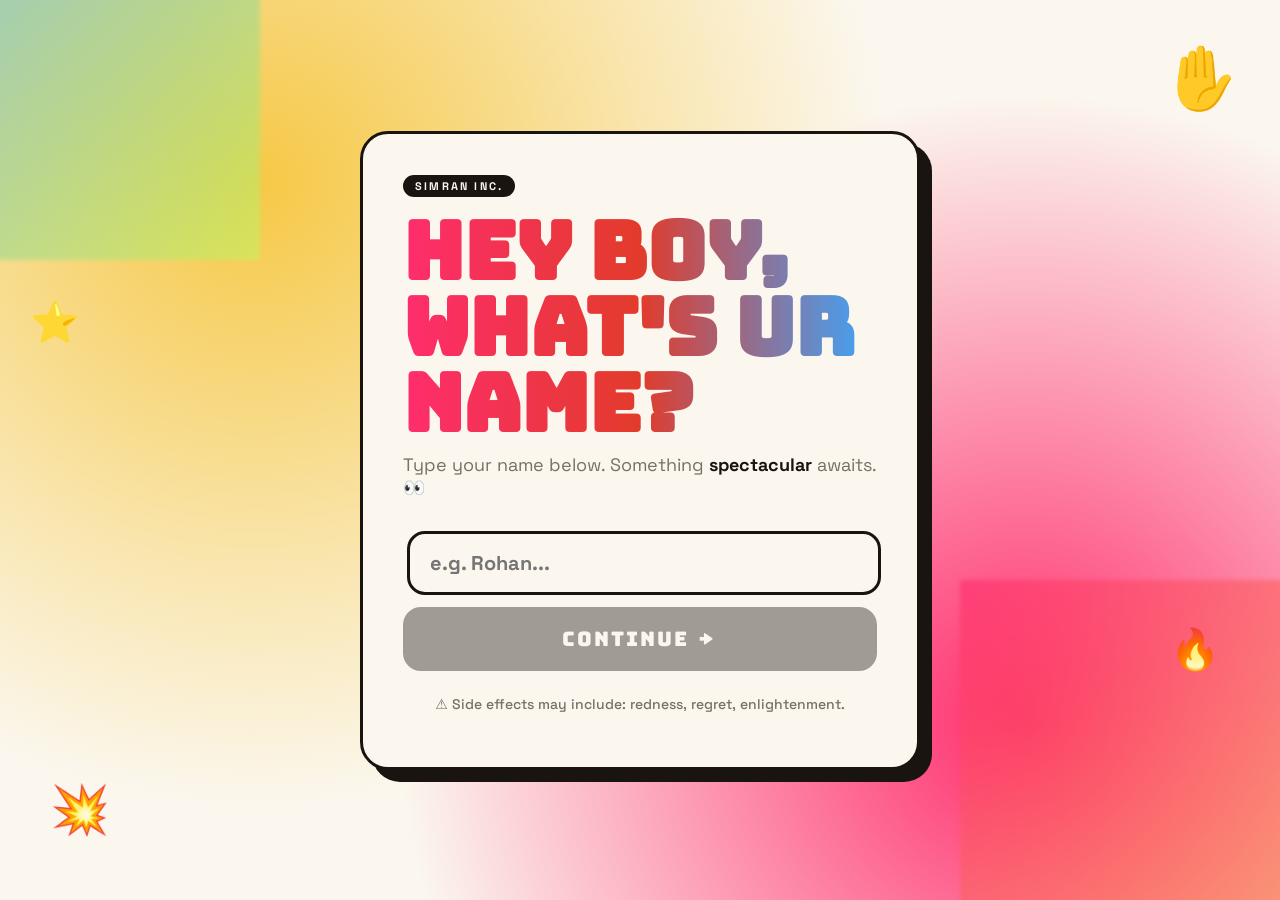
<file: docs/index.html>
<!doctype html>
<html lang="en">
<head>
<meta charset="utf-8" />
<meta name="viewport" content="width=device-width, initial-scale=1" />
<title>Slap From Simran 💥</title>
<meta name="description" content="Enter your name and receive a legendary slap from Simran." />
<meta property="og:title" content="Slap From Simran 💥" />
<meta property="og:description" content="Enter your name and receive a legendary slap from Simran." />
<meta property="og:type" content="website" />
<meta name="twitter:card" content="summary" />
<link rel="icon" href="data:image/svg+xml,%3Csvg xmlns='http://www.w3.org/2000/svg' viewBox='0 0 100 100'%3E%3Ctext y='.9em' font-size='90'%3E✋%3C/text%3E%3C/svg%3E" />
<link rel="preconnect" href="https://fonts.googleapis.com">
<link rel="preconnect" href="https://fonts.gstatic.com" crossorigin>
<link rel="stylesheet" href="https://fonts.googleapis.com/css2?family=Bungee&family=Space+Grotesk:wght@400;500;700&display=swap">
<style>
  :root{
    --bg:#fbf7ee; --fg:#1a1410; --primary:#e23b2b; --accent:#f6c845;
    --hot:#ff2d6d; --electric:#3aa7ff; --lime:#c7f25a; --muted:#7a6f66;
  }
  *{box-sizing:border-box;border:0 solid var(--fg)}
  html,body{margin:0;padding:0}
  body{font-family:'Space Grotesk',system-ui,sans-serif;background:var(--bg);color:var(--fg);overflow-x:hidden}
  button{font:inherit;cursor:pointer}
  input{font:inherit}

  .screen{position:relative;min-height:100vh;display:flex;align-items:center;justify-content:center;padding:24px;overflow:hidden}

  /* Intro screen */
  .intro{
    background:
      radial-gradient(circle at 20% 20%, var(--accent) 0%, transparent 50%),
      radial-gradient(circle at 80% 80%, var(--hot) 0%, transparent 50%),
      var(--bg);
  }
  .blob{position:absolute;width:420px;height:420px;opacity:.6;pointer-events:none;filter:blur(2px);
    animation:blob 8s ease-in-out infinite}
  .blob.a{top:-160px;left:-160px;background:linear-gradient(135deg,var(--electric),var(--lime))}
  .blob.b{bottom:-160px;right:-160px;width:480px;height:480px;background:linear-gradient(135deg,var(--hot),var(--accent));animation-delay:2s}
  .emoji{position:absolute;user-select:none;pointer-events:none}
  .e1{top:40px;right:40px;font-size:60px;animation:float 4s ease-in-out infinite}
  .e2{bottom:60px;left:50px;font-size:48px;animation:float 4s ease-in-out infinite 1.5s}
  .e3{top:33%;left:30px;font-size:40px;animation:wiggle 1.2s ease-in-out infinite}
  .e4{bottom:25%;right:60px;font-size:40px;animation:wiggle 1.2s ease-in-out infinite .3s}

  .card{position:relative;z-index:2;width:100%;max-width:560px;background:var(--bg);
    border:3px solid var(--fg);border-radius:28px;padding:40px;
    box-shadow:12px 12px 0 0 var(--fg);animation:pop .6s cubic-bezier(.34,1.56,.64,1) both}
  .badge{display:inline-block;padding:4px 12px;margin-bottom:16px;background:var(--fg);color:var(--bg);
    font-size:11px;font-weight:700;letter-spacing:.2em;border-radius:999px}
  h1{font-family:'Bungee',sans-serif;font-size:clamp(40px,7vw,80px);line-height:.95;margin:0 0 12px;
    background:linear-gradient(90deg,var(--hot),var(--primary),var(--electric));
    -webkit-background-clip:text;background-clip:text;color:transparent}
  .lead{color:var(--muted);font-size:18px;margin:0 0 28px}
  .lead b{color:var(--fg)}
  input[type=text]{width:100%;padding:16px 20px;font-size:20px;font-weight:700;
    border:3px solid var(--fg);border-radius:18px;background:var(--bg);outline:none;
    box-shadow:6px 6px 0 0 var(--fg);transition:all .15s}
  input[type=text]:focus{transform:translate(4px,4px);box-shadow:0 0 0 0 var(--fg)}
  .btn{display:block;width:100%;margin-top:16px;padding:16px 24px;font-family:'Bungee',sans-serif;
    font-size:20px;letter-spacing:.1em;border:3px solid var(--fg);border-radius:18px;
    background:var(--fg);color:var(--bg);transition:all .15s}
  .btn:hover:not(:disabled){transform:translateY(-4px);box-shadow:6px 8px 0 0 var(--hot)}
  .btn:active{transform:translateY(0);box-shadow:none}
  .btn:disabled{opacity:.4;cursor:not-allowed}
  .btn.accent{background:var(--accent);color:var(--fg)}
  .btn.accent:hover{box-shadow:4px 6px 0 0 var(--fg)}
  .footnote{text-align:center;margin-top:24px;color:var(--muted);font-size:14px;font-weight:500}

  /* Slap screen */
  .slap{display:none;
    background:radial-gradient(circle at center, var(--accent) 0%, var(--hot) 60%, #4a0a14 100%);
    animation:shake .5s cubic-bezier(.36,.07,.19,.97) both}
  .sunburst{position:absolute;inset:0;display:flex;align-items:center;justify-content:center;pointer-events:none}
  .sunburst > div{width:200vmax;height:200vmax;opacity:.3;animation:spin 18s linear infinite;
    background:repeating-conic-gradient(from 0deg,#fff8e7 0deg 10deg,transparent 10deg 20deg)}
  .speedlines{position:absolute;inset:0;pointer-events:none;animation:rainbow 4s linear infinite;
    background:repeating-linear-gradient(45deg,transparent 0 40px,rgba(255,255,255,.08) 40px 42px)}
  .stars{position:absolute;inset:0;pointer-events:none}
  .stars span{position:absolute;font-size:60px;animation:float 4s ease-in-out infinite}
  .stars span:nth-child(1){top:40px;left:40px}
  .stars span:nth-child(2){top:80px;right:60px;font-size:72px;animation-delay:.8s}
  .stars span:nth-child(3){bottom:60px;left:80px;animation-delay:1.2s}
  .stars span:nth-child(4){bottom:90px;right:40px;font-size:72px;animation-delay:.4s}

  .slap-content{position:relative;z-index:2;text-align:center;max-width:640px;width:100%}
  .hand{font-size:clamp(140px,22vw,220px);line-height:1;filter:drop-shadow(0 20px 25px rgba(0,0,0,.3));
    animation:slap .7s cubic-bezier(.5,-0.5,.5,1.5) both}
  .slapword{font-family:'Bungee',sans-serif;font-size:clamp(80px,14vw,160px);
    letter-spacing:-.04em;margin:-16px 0 8px;color:#fff8e7;opacity:0;
    text-shadow:6px 6px 0 var(--fg),0 0 40px var(--hot);
    animation:pop .6s cubic-bezier(.34,1.56,.64,1) .4s forwards}
  .message{background:var(--bg);border:3px solid var(--fg);border-radius:28px;padding:28px;margin-top:32px;
    box-shadow:10px 10px 0 0 var(--fg);opacity:0;animation:zoomIn .5s cubic-bezier(.34,1.56,.64,1) .7s forwards}
  .message .hi{font-family:'Bungee',sans-serif;font-size:28px;margin:0 0 4px}
  .message .hi span{color:var(--primary)}
  .message .from{font-size:20px;font-weight:700;margin:0}
  .message .from .who{display:inline-block;animation:wiggle 1.2s ease-in-out infinite;
    background:linear-gradient(90deg,var(--hot),var(--electric));
    -webkit-background-clip:text;background-clip:text;color:transparent}
  .message .small{color:var(--muted);font-size:14px;margin:10px 0 0}
  .actions{display:flex;flex-wrap:wrap;gap:12px;justify-content:center;margin-top:24px}
  .actions .btn{margin:0;width:auto;padding:12px 20px;font-size:16px}

  @keyframes pop{0%{transform:scale(0) rotate(-20deg);opacity:0}60%{transform:scale(1.25) rotate(5deg);opacity:1}100%{transform:scale(1) rotate(0);opacity:1}}
  @keyframes zoomIn{0%{transform:scale(0) rotate(-180deg);opacity:0}100%{transform:scale(1) rotate(0);opacity:1}}
  @keyframes float{0%,100%{transform:translateY(0) rotate(-2deg)}50%{transform:translateY(-16px) rotate(2deg)}}
  @keyframes wiggle{0%,100%{transform:rotate(-3deg)}50%{transform:rotate(3deg)}}
  @keyframes shake{10%,90%{transform:translate3d(-2px,0,0)}20%,80%{transform:translate3d(4px,0,0)}30%,50%,70%{transform:translate3d(-8px,0,0)}40%,60%{transform:translate3d(8px,0,0)}}
  @keyframes slap{0%{transform:translateX(-120vw) rotate(-45deg) scale(.3);opacity:0}55%{transform:translateX(0) rotate(25deg) scale(1.4);opacity:1}70%{transform:translateX(8px) rotate(20deg) sca
}
  @keyframes blob{0%,100%{border-radius:42% 58% 70% 30% / 45% 45% 55% 55%;transform:translate(0,0) scale(1)}33%{border-radius:70% 30% 46% 54% / 30% 60% 40% 70%;transform:translate(30px,-20px) sca
}
  @keyframes spin{to{transform:rotate(360deg)}}
  @keyframes rainbow{to{filter:hue-rotate(360deg)}}
</style>
</head>
<body>

<main id="intro" class="screen intro">
  <div class="blob a"></div>
  <div class="blob b"></div>
  <div class="emoji e1">✋</div>
  <div class="emoji e2">💥</div>
  <div class="emoji e3">⭐</div>
  <div class="emoji e4">🔥</div>

  <div class="card">
    <div class="badge">SIMRAN INC.</div>
    <h1>HEY BOY,<br>WHAT'S UR NAME?</h1>
    <p class="lead">Type your name below. Something <b>spectacular</b> awaits. 👀</p>
    <form id="form" autocomplete="off">
      <input id="name" type="text" placeholder="e.g. Rohan..." autofocus />
      <button class="btn" id="submit" type="submit" disabled>CONTINUE →</button>
    </form>
    <p class="footnote">⚠️ Side effects may include: redness, regret, enlightenment.</p>
  </div>
</main>

<main id="slap" class="screen slap">
  <div class="sunburst"><div></div></div>
  <div class="speedlines"></div>
  <div class="stars"><span>⭐</span><span>💫</span><span>✨</span><span>⭐</span></div>

  <div class="slap-content">
    <div class="hand">✋</div>
    <div class="slapword">SLAP!</div>
    <div class="message">
      <p class="hi">Hey <span id="who">friend</span> 👋</p>
      <p class="from">That slap was from <span class="who">Simran</span> 💥</p>
      <p class="small">Delivered with love, force, and 0% remorse.</p>
      <div class="actions">
        <button class="btn accent" id="again">SLAP AGAIN 🔁</button>
        <button class="btn" id="reset">NEW VICTIM</button>
      </div>
    </div>
  </div>
</main>

<script>
  const intro = document.getElementById('intro');
  const slap = document.getElementById('slap');
  const form = document.getElementById('form');
  const nameInput = document.getElementById('name');
  const submitBtn = document.getElementById('submit');
  const who = document.getElementById('who');

  nameInput.addEventListener('input', () => {
    submitBtn.disabled = !nameInput.value.trim();
  });

  function showSlap(name){
    who.textContent = name;
    intro.style.display = 'none';
    slap.style.display = 'flex';
    // restart animations
    slap.style.animation = 'none'; void slap.offsetWidth; slap.style.animation = '';
  }

  form.addEventListener('submit', (e) => {
    e.preventDefault();
    const v = nameInput.value.trim();
    if (v) showSlap(v);
  });

  document.getElementById('again').addEventListener('click', () => {
    // re-run all animations on the slap screen
    const clones = slap.querySelectorAll('.hand, .slapword, .message');
    clones.forEach(el => { el.style.animation = 'none'; void el.offsetWidth; el.style.animation = ''; });
    slap.style.animation = 'none'; void slap.offsetWidth; slap.style.animation = 'shake .5s cubic-bezier(.36,.07,.19,.97) both';
  });

  document.getElementById('reset').addEventListener('click', () => {
    slap.style.display = 'none';
    intro.style.display = 'flex';
    nameInput.value = '';
    submitBtn.disabled = true;
    nameInput.focus();
  });
</script>
</body>
</html>
</file>
